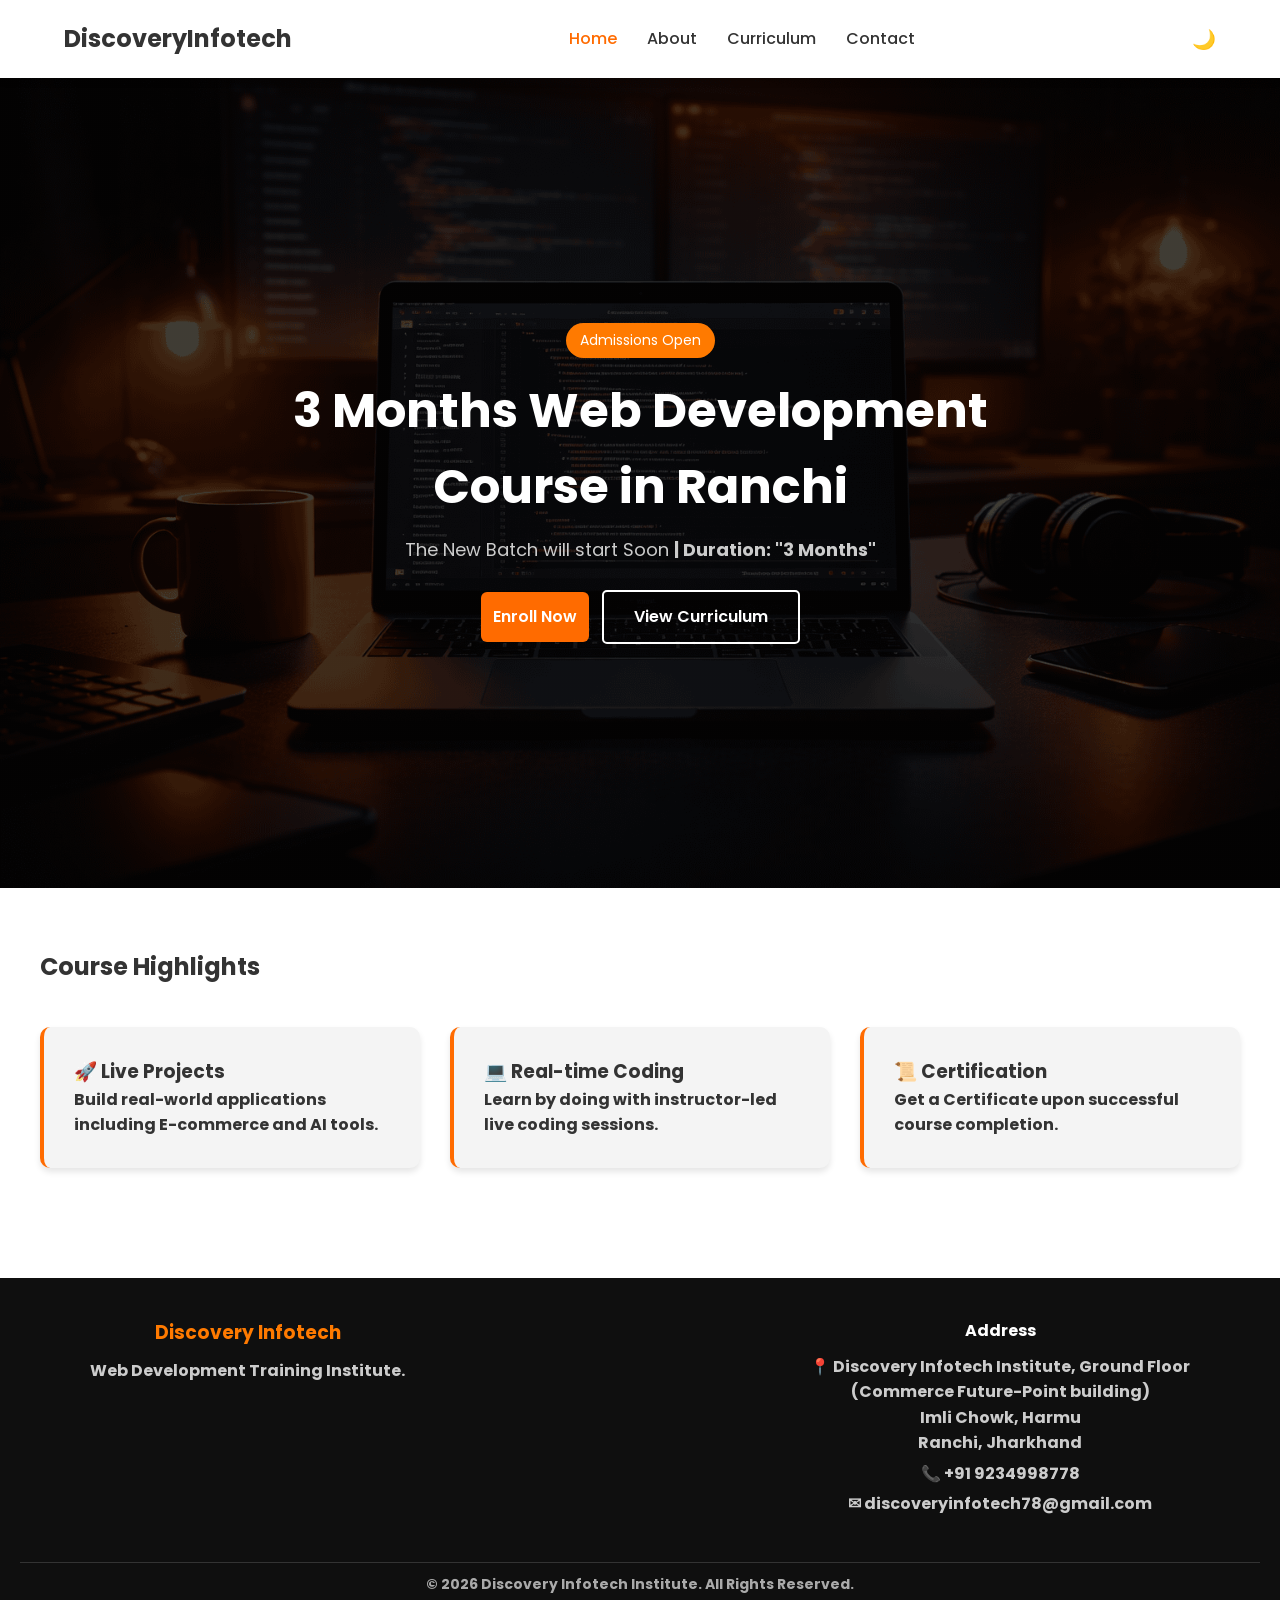
<file: index.html>
<!DOCTYPE html>
<html lang="en">
<head>
    <meta charset="UTF-8">
    <meta name="viewport" content="width=device-width, initial-scale=1.0">
    <title>Web Dev Course in Ranchi | Discovery Infotech</title>
    <meta name="description" content="3 Month Web Development Course in Ranchi. Learn HTML, CSS, Javascript, PHP, mySQL and build real-world Projects with practical training.">
    <meta name="robots" content="index, follow">
    <meta name="author" content="Discovery Infotech">
    <meta property="og:description" content="Join our 3 Month Web Development Course in Ranchi. Learn HTML, CSS, Javascript, PHP, mySQL and build real-world Projects.">
    <meta property="og:url" content=" https://anjali641.github.io/Course-information/">
    <script type="application/ld+json">
{
 "@context": "https://schema.org",
 "@type": "EducationalOrganization",
 "name": "Discovery Infotech",
 "url": "https://anjali641.github.io/Course-information/",
 "address": {
   "@type": "PostalAddress",
   "addressLocality": "Ranchi",
   "addressRegion": "Jharkhand",
   "addressCountry": "India"
 },
 "contactPoint": {
   "@type": "ContactPoint",
   "telephone": "+91-9234998778",
   "contactType": "customer service"
 }
}
</script>
    <link rel="icon" type="image/x-icon" href="assets/favicon.ico">
    <link href="https://fonts.googleapis.com/css2?family=Poppins:wght@300;400;600;700&display=swap" rel="stylesheet">
    <link rel="stylesheet" href="css/style.css">
    <link rel="stylesheet" href="css/navbar.css">
    <link rel="stylesheet" href="css/responsive.css">
    
    
</head>
<body>

    <nav class="navbar">
        <div class="logo">Discovery<span class="highlight">Infotech</span></div>
        <ul class="nav-links">
            <li><a href="index.html" class="active">Home</a></li>
            <li><a href="about.html">About</a></li>
            <li><a href="curriculum.html">Curriculum</a></li>
            <li><a href="contact.html">Contact</a></li>
        </ul>
        <div class="nav-actions">
            <button id="theme-toggle">🌙</button>
            <div class="hamburger">
                <span></span>
                <span></span>
                <span></span>
            </div>
        </div>
    </nav>

    <header class="hero">
        <div class="hero-overlay"></div>
        <div class="hero-content">
            <span class="badge">Admissions Open</span>
            <h1>3 Months Web Development <br> Course in Ranchi</h1>
            <p class="subtitle">The New Batch will start Soon <strong> | Duration: <strong>"3 Months"</strong></p>
            <div class="cta-group">
                <a href="contact.html" class="btn btn-primary">Enroll Now</a>
                <a href="curriculum.html" class="btn btn-secondary">View Curriculum</a>
            </div>
        </div>
    </header>

    <section class="container section">
        <h2 class="section-title">Course Highlights</h2>
        <div class="grid-3">
            <div class="card">
                <h3>🚀 Live Projects</h3>
                <p>Build real-world applications including E-commerce and AI tools.</p>
            </div>
            <div class="card">
                <h3>💻 Real-time Coding</h3>
                <p>Learn by doing with instructor-led live coding sessions.</p>
            </div>
            <div class="card">
                <h3>📜 Certification</h3>
                <p>Get a Certificate upon successful course completion.</p>
            </div>
        </div>
    </section>

    <footer class="footer">

<div class="footer-container">

<div class="footer-section">
<h3>Discovery Infotech</h3>
<p>Web Development Training Institute.</p>
</div>

<div class="footer-section">
<h4>Address</h4>
<p>📍 Discovery Infotech Institute, Ground Floor<br> (Commerce Future-Point building) <br> Imli Chowk, Harmu <br> Ranchi, Jharkhand</p>
<p>📞 +91 9234998778</p>
<p>✉ discoveryinfotech78@gmail.com</p>
</div>

</div>

<div class="footer-bottom">
<p>© 2026 Discovery Infotech Institute. All Rights Reserved.</p>
</div>

</footer>

    <script src="js/darkmode.js"></script>
    <script src="js/main.js"></script>
    
</body>
</html>
</file>
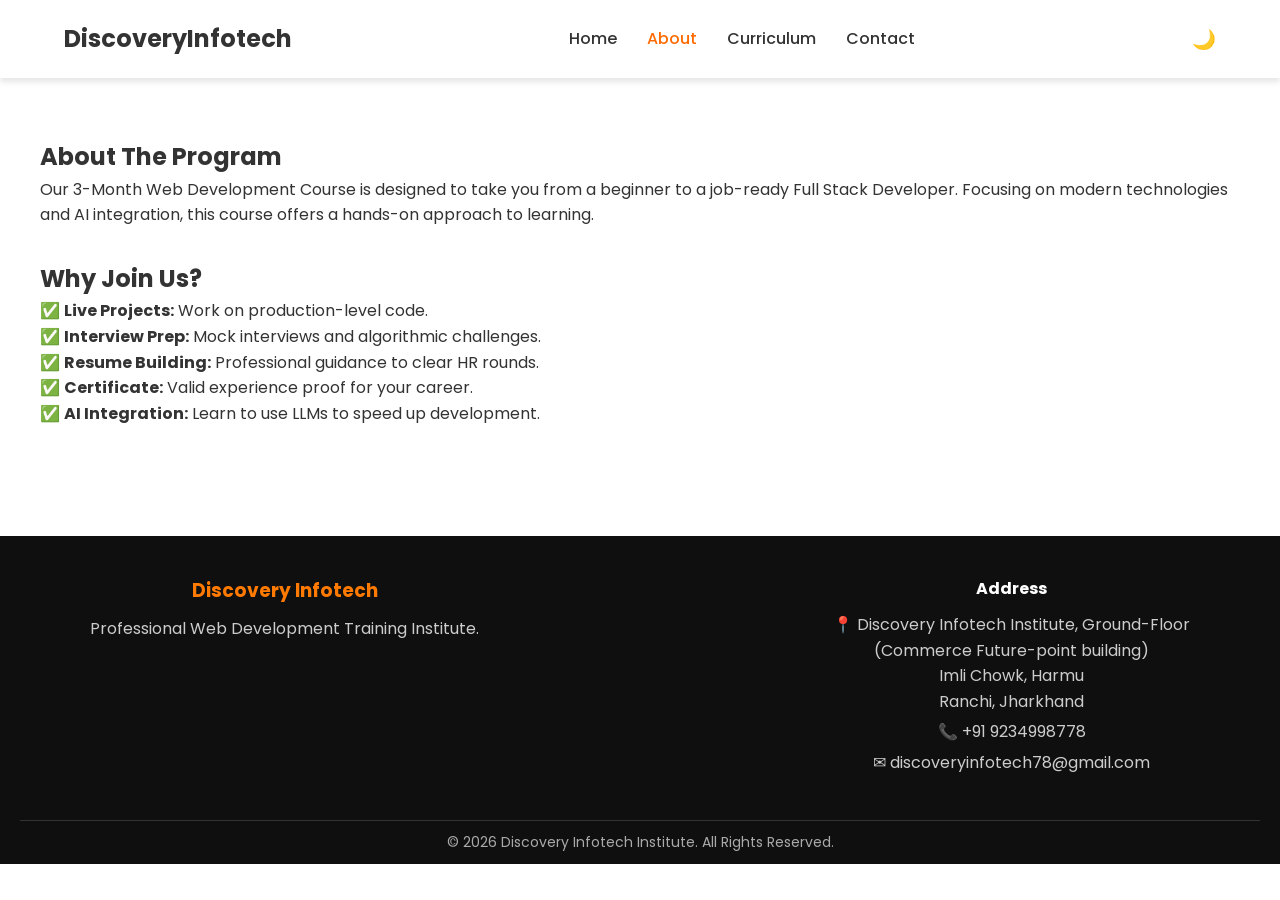
<file: about.html>
<!DOCTYPE html>
<html lang="en">
<head>
    <meta charset="UTF-8">
    <meta name="viewport" content="width=device-width, initial-scale=1.0">
    <title>About Course</title>
    <link rel="icon" type="image/x-icon" href="assets/favicon.ico">
    <link href="https://fonts.googleapis.com/css2?family=Poppins:wght@300;400;600;700&display=swap" rel="stylesheet">
    <link rel="stylesheet" href="css/style.css">
    <link rel="stylesheet" href="css/navbar.css">
    <link rel="stylesheet" href="css/responsive.css">
</head>
<body>

    <nav class="navbar">
        <div class="logo">Discovery<span class="highlight">Infotech</span></div>
        <ul class="nav-links">
            <li><a href="index.html">Home</a></li>
            <li><a href="about.html" class="active">About</a></li>
            <li><a href="curriculum.html">Curriculum</a></li>
            <li><a href="contact.html">Contact</a></li>
        </ul>
        <div class="nav-actions">
            <button id="theme-toggle">🌙</button>
            <div class="hamburger">
                <span></span>
                <span></span>
                <span></span>
            </div>
        </div>
    </nav>

    <section class="container section">
        <h1 class="page-title">About The Program</h1>
        <div class="content-block">
            <p>Our 3-Month Web Development Course is designed to take you from a beginner to a job-ready Full Stack Developer. Focusing on modern technologies and AI integration, this course offers a hands-on approach to learning.</p>
            
            <h2 class="mt-2">Why Join Us?</h2>
            <ul class="feature-list">
                <li>✅ <strong>Live Projects:</strong> Work on production-level code.</li>
                <li>✅ <strong>Interview Prep:</strong> Mock interviews and algorithmic challenges.</li>
                <li>✅ <strong>Resume Building:</strong> Professional guidance to clear HR rounds.</li>
                <li>✅ <strong>Certificate:</strong> Valid experience proof for your career.</li>
                <li>✅ <strong>AI Integration:</strong> Learn to use LLMs to speed up development.</li>
            </ul>
        </div>
    </section>

    <footer class="footer">

<div class="footer-container">

<div class="footer-section">
<h3>Discovery Infotech</h3>
<p>Professional Web Development Training Institute.</p>
</div>

<div class="footer-section">
<h4>Address</h4>
<p>📍 Discovery Infotech Institute, Ground-Floor <br> (Commerce Future-point building) <br> Imli Chowk, Harmu <br> Ranchi, Jharkhand</p>
<p>📞 +91 9234998778</p>
<p>✉ discoveryinfotech78@gmail.com</p>
</div>

</div>

<div class="footer-bottom">
<p>© 2026 Discovery Infotech Institute. All Rights Reserved.</p>
</div>

</footer>

    <script src="js/darkmode.js"></script>
    <script src="js/main.js"></script>
</body>
</html>
</file>
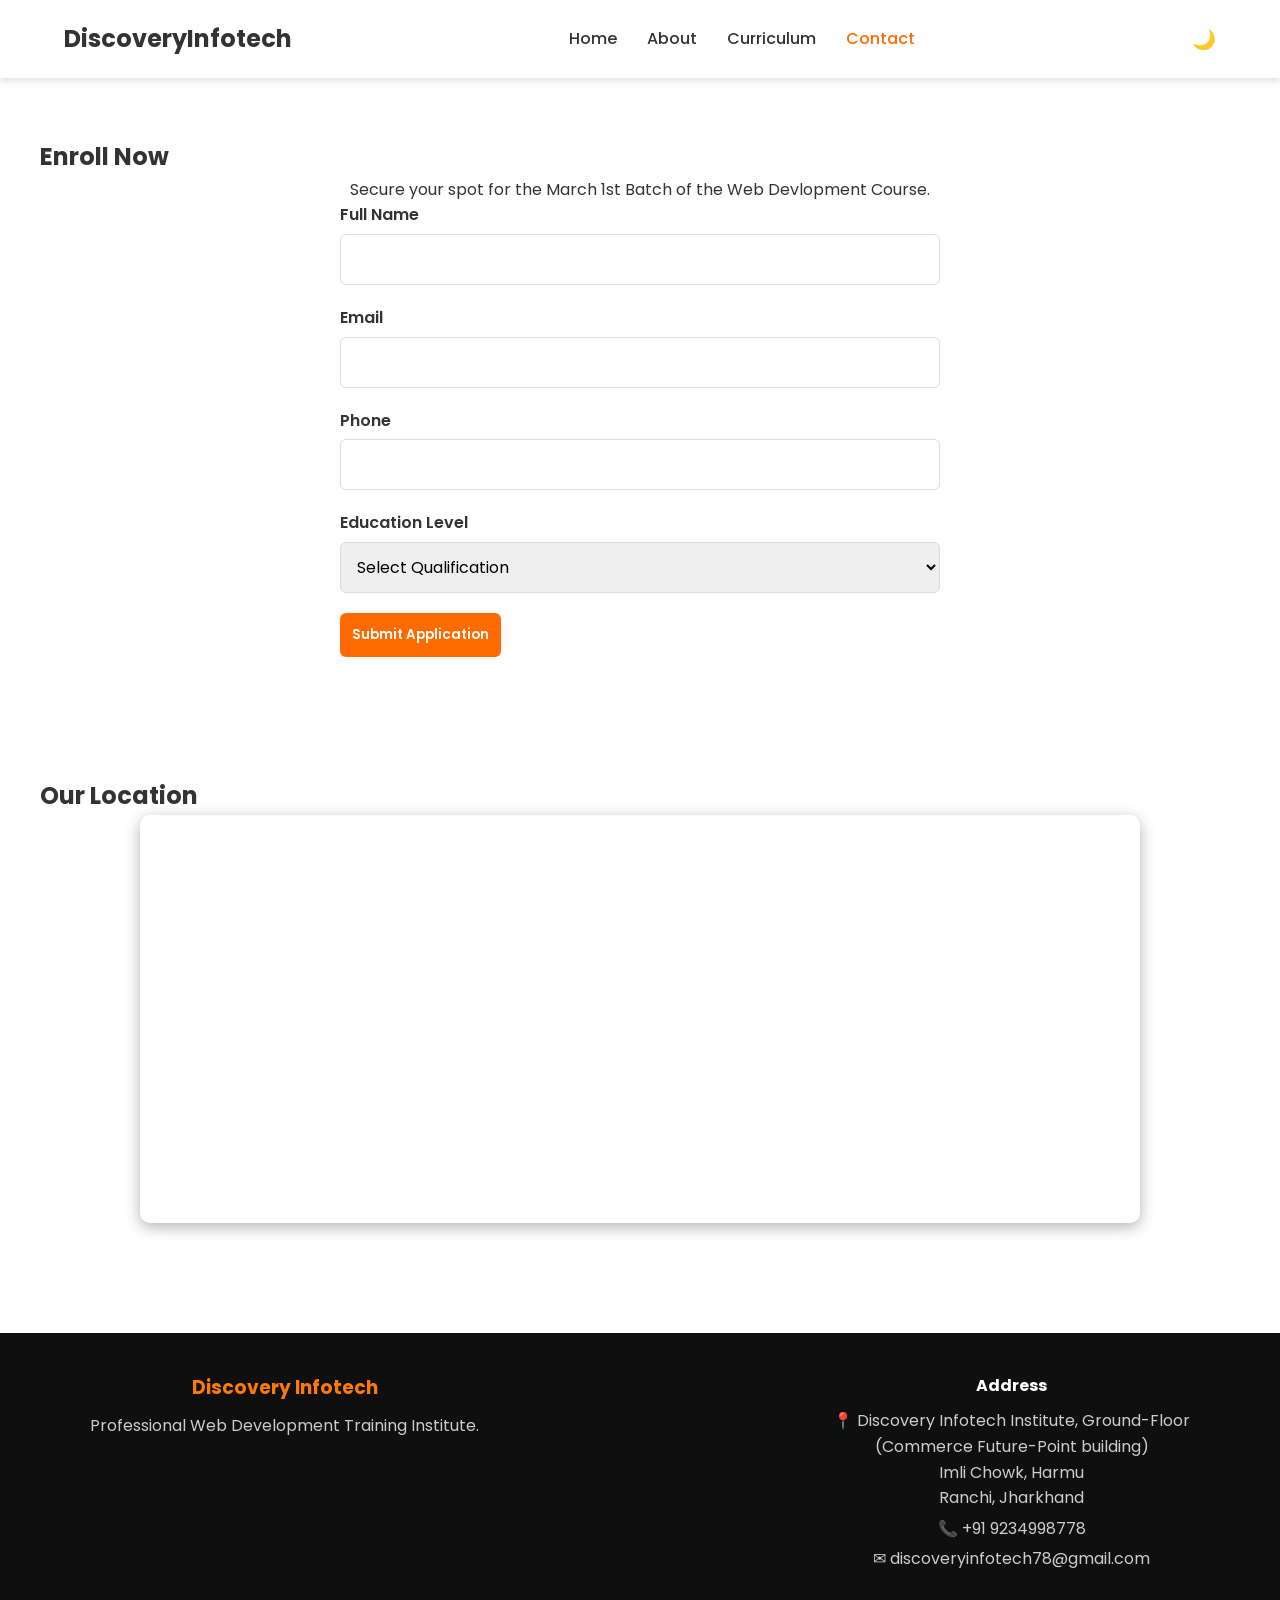
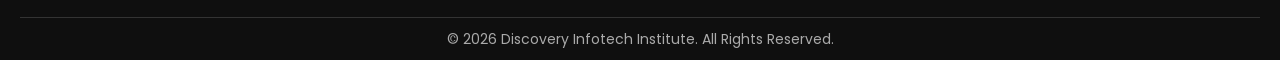
<file: contact.html>
<!DOCTYPE html>
<html lang="en">
<head>
    <meta charset="UTF-8">
    <meta name="viewport" content="width=device-width, initial-scale=1.0">
    <title>Contact Us</title>
    <link rel="icon" type="image/x-icon" href="assets/favicon.ico">
    <link href="https://fonts.googleapis.com/css2?family=Poppins:wght@300;400;600;700&display=swap" rel="stylesheet">
    <link rel="stylesheet" href="css/style.css">
    <link rel="stylesheet" href="css/navbar.css">
    <link rel="stylesheet" href="css/responsive.css">
</head>
<body>

    <nav class="navbar">
        <div class="logo">Discovery<span class="highlight">Infotech</span></div>
        <ul class="nav-links">
            <li><a href="index.html">Home</a></li>
            <li><a href="about.html">About</a></li>
            <li><a href="curriculum.html">Curriculum</a></li>
            <li><a href="contact.html" class="active">Contact</a></li>
        </ul>
        <div class="nav-actions">
            <button id="theme-toggle">🌙</button>
            <div class="hamburger">
                <span></span>
                <span></span>
                <span></span>
            </div>
        </div>
    </nav>

    <section class="container section contact-wrapper">
        <h1 class="page-title">Enroll Now</h1>
        <p class="text-center">Secure your spot for the March 1st Batch of the Web Devlopment Course.</p>

        <form id="contactForm" class="contact-form">

        <div class="form-group">
            <label>Full Name</label>
            <input type="text" id="name" name="name" required>
        </div>

        <div class="form-group">
            <label>Email</label>
            <input type="email" id="email" name="email" required>
        </div>

        <div class="form-group">
            <label>Phone</label>
            <input type="tel" id="phone" name="phone" required>
        </div>

        <div class="form-group">
            <label>Education Level</label>

            <select id="education" name="education" required>

            <option value="">Select Qualification</option>
            <option value="school">School (1-10)</option>
            <option value="inter">11th / 12th</option>
            <option value="twelfth_pass">12th Pass</option>
            <option value="graduation">Graduation</option>
            <option value="masters">Masters</option>
            <option value="other">Other</option>

        </select>

        </div>

        <div id="schoolClass" class="conditional">

            <label>Select Class</label>

        <select id="class">

            <option value="">Select</option>
            <option>1</option>
            <option>2</option>
            <option>3</option>
            <option>4</option>
            <option>5</option>
            <option>6</option>
            <option>7</option>
            <option>8</option>
            <option>9</option>
            <option>10</option>

        </select>

        </div>

        <div id="interClass" class="conditional">

            <label>Select</label>

        <select id="inter">

            <option value="">Select</option>
            <option>11th</option>
            <option>12th</option>

        </select>

        </div>

        <div id="gradSubject" class="conditional">

            <label>Graduation Subject</label>

            <input type="text" id="grad_subject">

        </div>

        <div id="masterSubject" class="conditional">

            <label>Masters Subject</label>

            <input type="text" id="master_subject">

        </div>

        <div id="otherField" class="conditional">

            <label>What are you doing?</label>

            <input type="text" id="other">

        </div>
        
    <button type="submit" class="btn btn-primary full-width">

        Submit Application

    </button>
        
 </form>
       <div id="formSuccess" class="success-message">
               Application submitted successfully! We will contact you soon.
            </div> 
    </section>

    <section class="container section">

<h2 class="section-title">Our Location</h2>

<div class="map-container">

<iframe
src="https://www.google.com/maps/embed?pb=!1m18!1m12!1m3!1d870.3725561197849!2d85.3070326!3d23.3622116!2m3!1f0!2f0!3f0!3m2!1i1024!2i768!4f13.1!3m3!1m2!1s0x39f4e15ae5752c37%3A0xf577383eec0829ef!2sCommerce%20Future%20Point!5e1!3m2!1sen!2sin!4v1772869480388!5m2!1sen!2sin"
width="100%"
height="400"
style="border:0;"
allowfullscreen=""
loading="lazy">
</iframe>

</div>

</section>


    <footer class="footer">

<div class="footer-container">

<div class="footer-section">
<h3>Discovery Infotech</h3>
<p>Professional Web Development Training Institute.</p>
</div>

<div class="footer-section">
<h4>Address</h4>
<p>📍 Discovery Infotech Institute, Ground-Floor <br> (Commerce Future-Point building) <br> Imli Chowk, Harmu <br> Ranchi, Jharkhand</p>
<p>📞 +91 9234998778</p>
<p>✉ discoveryinfotech78@gmail.com</p>
</div>

</div>

<div class="footer-bottom">
<p>© 2026 Discovery Infotech Institute. All Rights Reserved.</p>
</div>

</footer>

    <script src="js/darkmode.js"></script>
    <script src="js/main.js"></script>
    <script src="js/validation.js"></script> 

    <script src="js/formSubmit.js"></script>
</body>
</html>
</file>
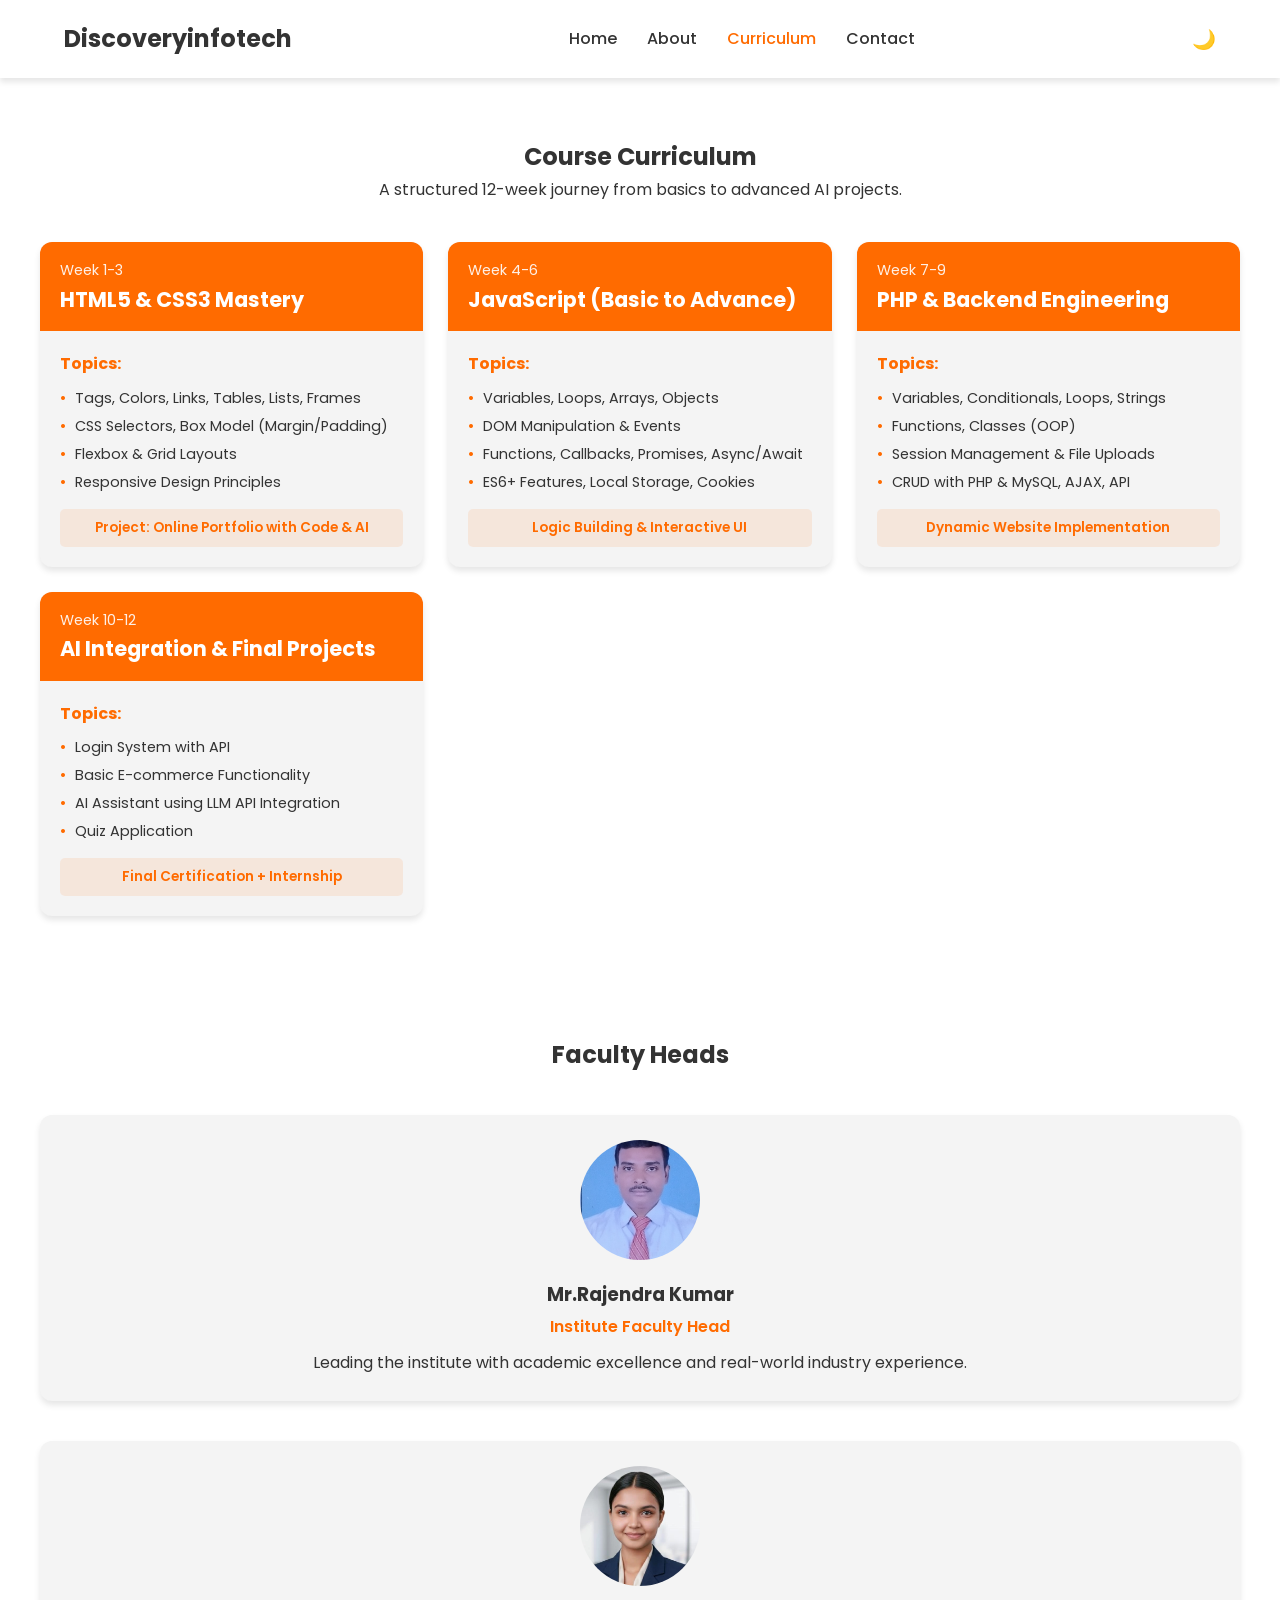
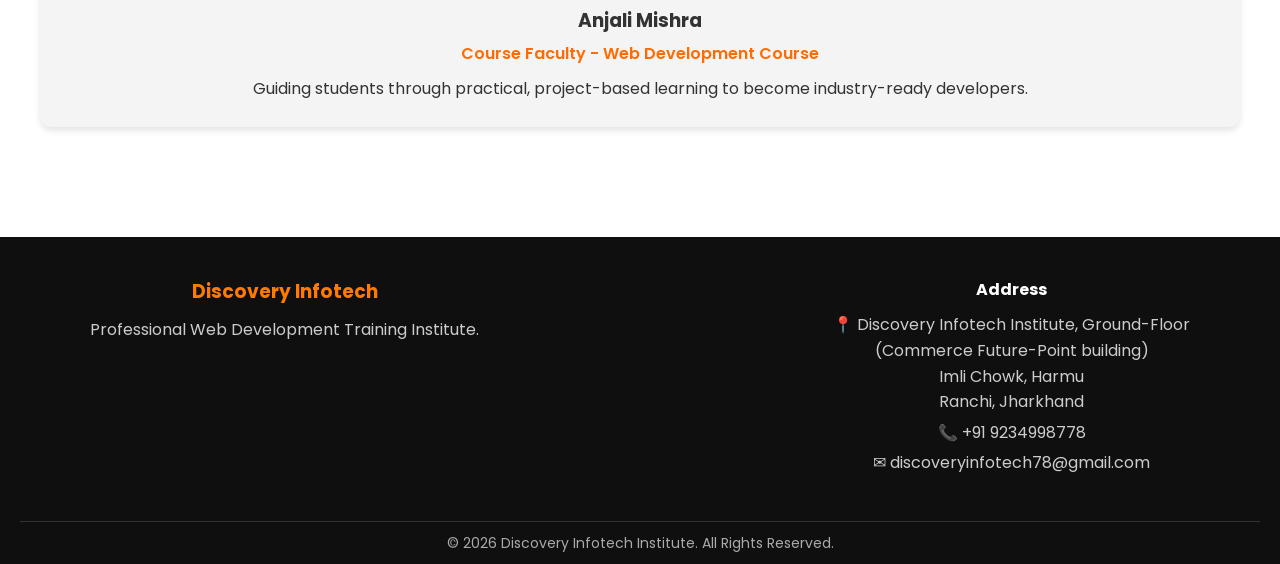
<file: curriculum.html>
<!DOCTYPE html>
<html lang="en">
<head>
    <meta charset="UTF-8">
    <meta name="viewport" content="width=device-width, initial-scale=1.0">
    <title>Curriculum</title>
    <link rel="icon" type="image/x-icon" href="assets/favicon.ico">
    <link href="https://fonts.googleapis.com/css2?family=Poppins:wght@300;400;600;700&display=swap" rel="stylesheet">
    <link rel="stylesheet" href="css/style.css">
    <link rel="stylesheet" href="css/navbar.css">
    <link rel="stylesheet" href="css/curriculum.css"> 
    <link rel="stylesheet" href="css/responsive.css">
</head>
<body>

    <nav class="navbar">
        <div class="logo">Discovery<span class="highlight">infotech</span></div>
        <ul class="nav-links">
            <li><a href="index.html">Home</a></li>
            <li><a href="about.html">About</a></li>
            <li><a href="curriculum.html" class="active">Curriculum</a></li>
            <li><a href="contact.html">Contact</a></li>
        </ul>
        <div class="nav-actions">
            <button id="theme-toggle">🌙</button>
            <div class="hamburger">
                <span></span>
                <span></span>
                <span></span>
            </div>
        </div>
    </nav>

    <section class="container section">
        <div class="text-center">
            <h1 class="page-title">Course Curriculum</h1>
            <p>A structured 12-week journey from basics to advanced AI projects.</p>
        </div>
        
        <div id="curriculum-container" class="curriculum-grid"></div>
    </section>

    <section class="faculty-section container section">
    <h2 class="section-title text-center">Faculty Heads</h2>

    <div class="faculty-wrapper">

        <!-- Sir Profile -->
        <div class="faculty-card">
            <img src="assets/sir.jpeg" alt="Institute Faculty Head">
            <div class="faculty-info">
                <h3>Mr.Rajendra Kumar</h3>
                <p class="designation">Institute Faculty Head</p>
                <p>Leading the institute with academic excellence and real-world industry experience.</p>
            </div>
        </div>

        <!-- Your Profile -->
        <div class="faculty-card">
            <img src="assets/Anjali.jpg" alt="Faculty Head Web Development">
            <div class="faculty-info">
                <h3>Anjali Mishra</h3>
                <p class="designation">Course Faculty - Web Development Course</p>
                <p>Guiding students through practical, project-based learning to become industry-ready developers.</p>
            </div>
        </div>

    </div>
</section>

       <footer class="footer">

<div class="footer-container">

<div class="footer-section">
<h3>Discovery Infotech</h3>
<p>Professional Web Development Training Institute.</p>
</div>

<div class="footer-section">
<h4>Address</h4>
<p>📍 Discovery Infotech Institute, Ground-Floor <br> (Commerce Future-Point building) <br> Imli Chowk, Harmu <br> Ranchi, Jharkhand</p>
<p>📞 +91 9234998778</p>
<p>✉ discoveryinfotech78@gmail.com</p>
</div>

</div>

<div class="footer-bottom">
<p>© 2026 Discovery Infotech Institute. All Rights Reserved.</p>
</div>

</footer>

    <script src="js/darkmode.js"></script>
    <script src="js/main.js"></script>
    <script src="js/curriculum.js"></script> </body>
</html>
</file>
<file: css/style.css>
/* --- CSS Variables --- */
:root {
    --primary-color: #ff6b00; /* Orange */
    --secondary-color: #ff8c42;
    --bg-color: #ffffff;
    --text-color: #333333;
    --card-bg: #f4f4f4;
    --nav-bg: #ffffff;
    --shadow: 0 4px 6px rgba(0,0,0,0.1);
    --transition: all 0.3s ease;
}

[data-theme="dark"] {
    --bg-color: #121212;
    --text-color: #e0e0e0;
    --card-bg: #1e1e1e;
    --nav-bg: #1a1a1a;
    --shadow: 0 4px 6px rgba(0,0,0,0.5);
}

/* --- Global Reset --- */
* {
    margin: 0;
    padding: 0;
    box-sizing: border-box;
    font-family: 'Poppins', sans-serif;
}

body {
    background-color: var(--bg-color);
    color: var(--text-color);
    transition: var(--transition);
    line-height: 1.6;
}

a { text-decoration: none; color: inherit; }
ul { list-style: none; }

/* --- Utility Classes --- */
.container {
    max-width: 1200px;
    margin: 0 auto;
    padding: 0 20px;
}

.section { padding: 60px 0; }
.text-center { text-align: center; }
.mt-2 { margin-top: 2rem; }



.success-message{
display:none;
margin-top:20px;
padding:14px;
background:#d4edda;
color:#155724;
border-left:4px solid #28a745;
border-radius:6px;
text-align:center;
font-weight:500;
}

/* --- Hero Section --- */
.hero {
    position: relative;
    height: 90vh;
    display: flex;
    align-items: center;
    justify-content: center;
    text-align: center;
    background:url(../assets/hero.png)
    center/cover no-repeat
    /* background-size: cover; */
    /* color: white; */
}

.hero-overlay{
position:absolute;
top:0;
left:0;
width:100%;
height:100%;
background:linear-gradient(
rgba(0,0,0,0.75),
rgba(0,0,0,0.75)
);
}

.hero-content{
position:relative;
z-index:2;
max-width:800px;
padding:20px;
}

.hero h1 { 
    font-size: 48px;
    font-weight: 700;
    color: #fff;
    /* margin-bottom: 20px;  */
}

.subtitle{
margin-top:10px;
color:#ccc;
font-size:18px;
}

.badge{
background:#ff7a00;
padding:6px 14px;
border-radius:20px;
color:white;
font-size:14px;
display:inline-block;
margin-bottom:15px;
}

.cta-group{
margin-top:25px;
}

/* .subtitle { font-size: 1.2rem; margin-bottom: 30px; } */

/* --- Buttons --- */
.btn {
    padding: 12px 30px;
    border-radius: 5px;
    font-weight: 600;
    transition: var(--transition);
    display: inline-block;
    cursor: pointer;
    border: none;
}
.btn-primary { background: var(--primary-color); color: white; }
.btn-primary:hover { background: #e05e00; transform: translateY(-2px); }

.btn-secondary { border: 2px solid white; color: white; margin-left: 10px; }
.btn-secondary:hover { background: white; color: black; }

/* --- Cards (Generic) --- */
.grid-3 {
    display: grid;
    grid-template-columns: repeat(auto-fit, minmax(300px, 1fr));
    gap: 30px;
    margin-top: 40px;
}

.card {
    background: var(--card-bg);
    padding: 30px;
    border-radius: 10px;
    box-shadow: var(--shadow);
    transition: var(--transition);
    border-left: 4px solid var(--primary-color);
}
.card:hover { transform: translateY(-5px); }

/* --- Footer --- */
footer {
    text-align: center;
    padding: 20px;
    background: #000;
    color: white;
    margin-top: 50px;
}

/* --- Forms --- */
.contact-form{
max-width:600px;
margin:auto;
}

.form-group{
margin-bottom:20px;
}

.form-group label{
display:block;
margin-bottom:6px;
font-weight:600;
}

.form-group input,
.form-group select{

width:100%;
padding:12px;
border:1px solid #ddd;
border-radius:6px;
font-size:16px;
}

.conditional{
display:none;
margin-bottom:20px;
}

.btn-primary{
background:#ff6b00;
color:white;
border:none;
padding:12px;
border-radius:6px;
cursor:pointer;
font-weight:600;
}

.btn-primary:hover{
background:#e85d00;
}

.footer{
background:#0f0f0f;
color:#fff;
padding:40px 20px 10px;
}

.footer-container{
max-width:1100px;
margin:auto;
display:flex;
justify-content:space-between;
flex-wrap:wrap;
}

.footer-section{
margin-bottom:20px;
}

.footer-section h3{
color:#ff7a00;
margin-bottom:10px;
}

.footer-section h4{
margin-bottom:10px;
}

.footer-section p{
margin:5px 0;
color:#ccc;
}

.footer-bottom{
text-align:center;
margin-top:20px;
border-top:1px solid #333;
padding-top:10px;
font-size:14px;
color:#aaa;
}

.map-container{
max-width:1000px;
margin:auto;
border-radius:10px;
overflow:hidden;
box-shadow:0 4px 15px rgba(0,0,0,0.3);
}

.map-container iframe{
width:100%;
height:400px;
border:none;
}
</file>
<file: css/navbar.css>
.navbar {
    display: flex;
    justify-content: space-between;
    align-items: center;
    padding: 20px 5%;
    background-color: var(--nav-bg);
    position: sticky;
    top: 0;
    z-index: 1000;
    box-shadow: var(--shadow);
}

.logo {
    font-size: 1.5rem;
    font-weight: 700;
}

.nav-links {
    display: flex;
    gap: 30px;
}

.nav-links a {
    font-weight: 500;
    position: relative;
}

.nav-links a.active { color: var(--primary-color); }

.nav-links a::after {
    content: '';
    width: 0;
    height: 2px;
    background: var(--primary-color);
    position: absolute;
    bottom: -5px;
    left: 0;
    transition: width 0.3s;
}

.nav-links a:hover::after { width: 100%; }

.nav-actions { display: flex; align-items: center; gap: 20px; }

#theme-toggle {
    background: none;
    border: none;
    font-size: 1.2rem;
    cursor: pointer;
    color: var(--text-color);
}

.hamburger { display: none; cursor: pointer; }
.hamburger span {
    display: block;
    width: 25px;
    height: 3px;
    background: var(--text-color);
    margin: 5px 0;
    transition: 0.3s;
}
</file>
<file: css/responsive.css>
@media (max-width: 768px) {
    .navbar { padding: 20px; }
    
    /* Mobile Menu Logic */
    .hamburger { display: block; z-index: 1001; }
    
    .nav-links {
        position: fixed;
        right: -100%;
        top: 0;
        height: 100vh;
        width: 70%;
        background-color: var(--card-bg);
        flex-direction: column;
        justify-content: center;
        align-items: center;
        transition: 0.5s;
        box-shadow: -5px 0 10px rgba(0,0,0,0.1);
    }
    
    .nav-links.nav-active { right: 0; }

    /* Hero Text */
    .hero h1 { font-size: 32px; }
    .subtitle { font-size: 1rem; }
    
    .cta-group {
        display: flex;
        flex-direction: column;
        gap: 15px;
    }
    .btn-secondary { margin-left: 0; }
}
.faculty-wrapper {
    flex-direction: column;
}

.faculty-card {
    flex-direction: column;
    text-align: center;
}
</file>
<file: css/curriculum.css>
.curriculum-grid {
    display: grid;
    grid-template-columns: repeat(auto-fit, minmax(320px, 1fr));
    gap: 25px;
    margin-top: 40px;
}

.curriculum-card {
    background: var(--card-bg);
    border-radius: 12px;
    overflow: hidden;
    box-shadow: var(--shadow);
    transition: var(--transition);
    position: relative;
}

.curriculum-card:hover {
    transform: translateY(-5px);
    box-shadow: 0 10px 20px rgba(255, 107, 0, 0.2);
}

.card-header {
    background: var(--primary-color);
    color: white;
    padding: 15px 20px;
}

.card-header h3 { font-size: 1.3rem; margin: 0; }
.card-week { font-size: 0.9rem; opacity: 0.9; }

.card-body { padding: 20px; }
.card-body h4 { margin-bottom: 10px; color: var(--primary-color); }

.card-topics {
    list-style: none;
    padding-left: 0;
    margin-bottom: 15px;
}

.card-topics li {
    font-size: 0.9rem;
    margin-bottom: 5px;
    padding-left: 15px;
    position: relative;
}

.card-topics li::before {
    content: '•';
    color: var(--primary-color);
    position: absolute;
    left: 0;
}

.project-badge {
    background: rgba(255, 107, 0, 0.1);
    color: var(--primary-color);
    padding: 8px;
    border-radius: 5px;
    font-size: 0.85rem;
    font-weight: 600;
    display: block;
    text-align: center;
}
/* -------- Faculty Section -------- */

.faculty-wrapper {
    display: flex;
    gap: 40px;
    justify-content: center;
    margin-top: 40px;
}

.faculty-card {
    display: flex;
    gap: 20px;
    align-items: center;
    background: var(--card-bg);
    padding: 25px;
    border-radius: 12px;
    box-shadow: var(--shadow);
    transition: var(--transition);
    flex: 1;
}

.faculty-card:hover {
    transform: translateY(-5px);
}

.faculty-card img {
    width: 120px;
    height: 120px;
    border-radius: 50%;
    object-fit: cover;
}

.faculty-info h3 {
    margin-bottom: 5px;
}

.designation {
    font-weight: 600;
    color: var(--primary-color);
    margin-bottom: 10px;
}
</file>
